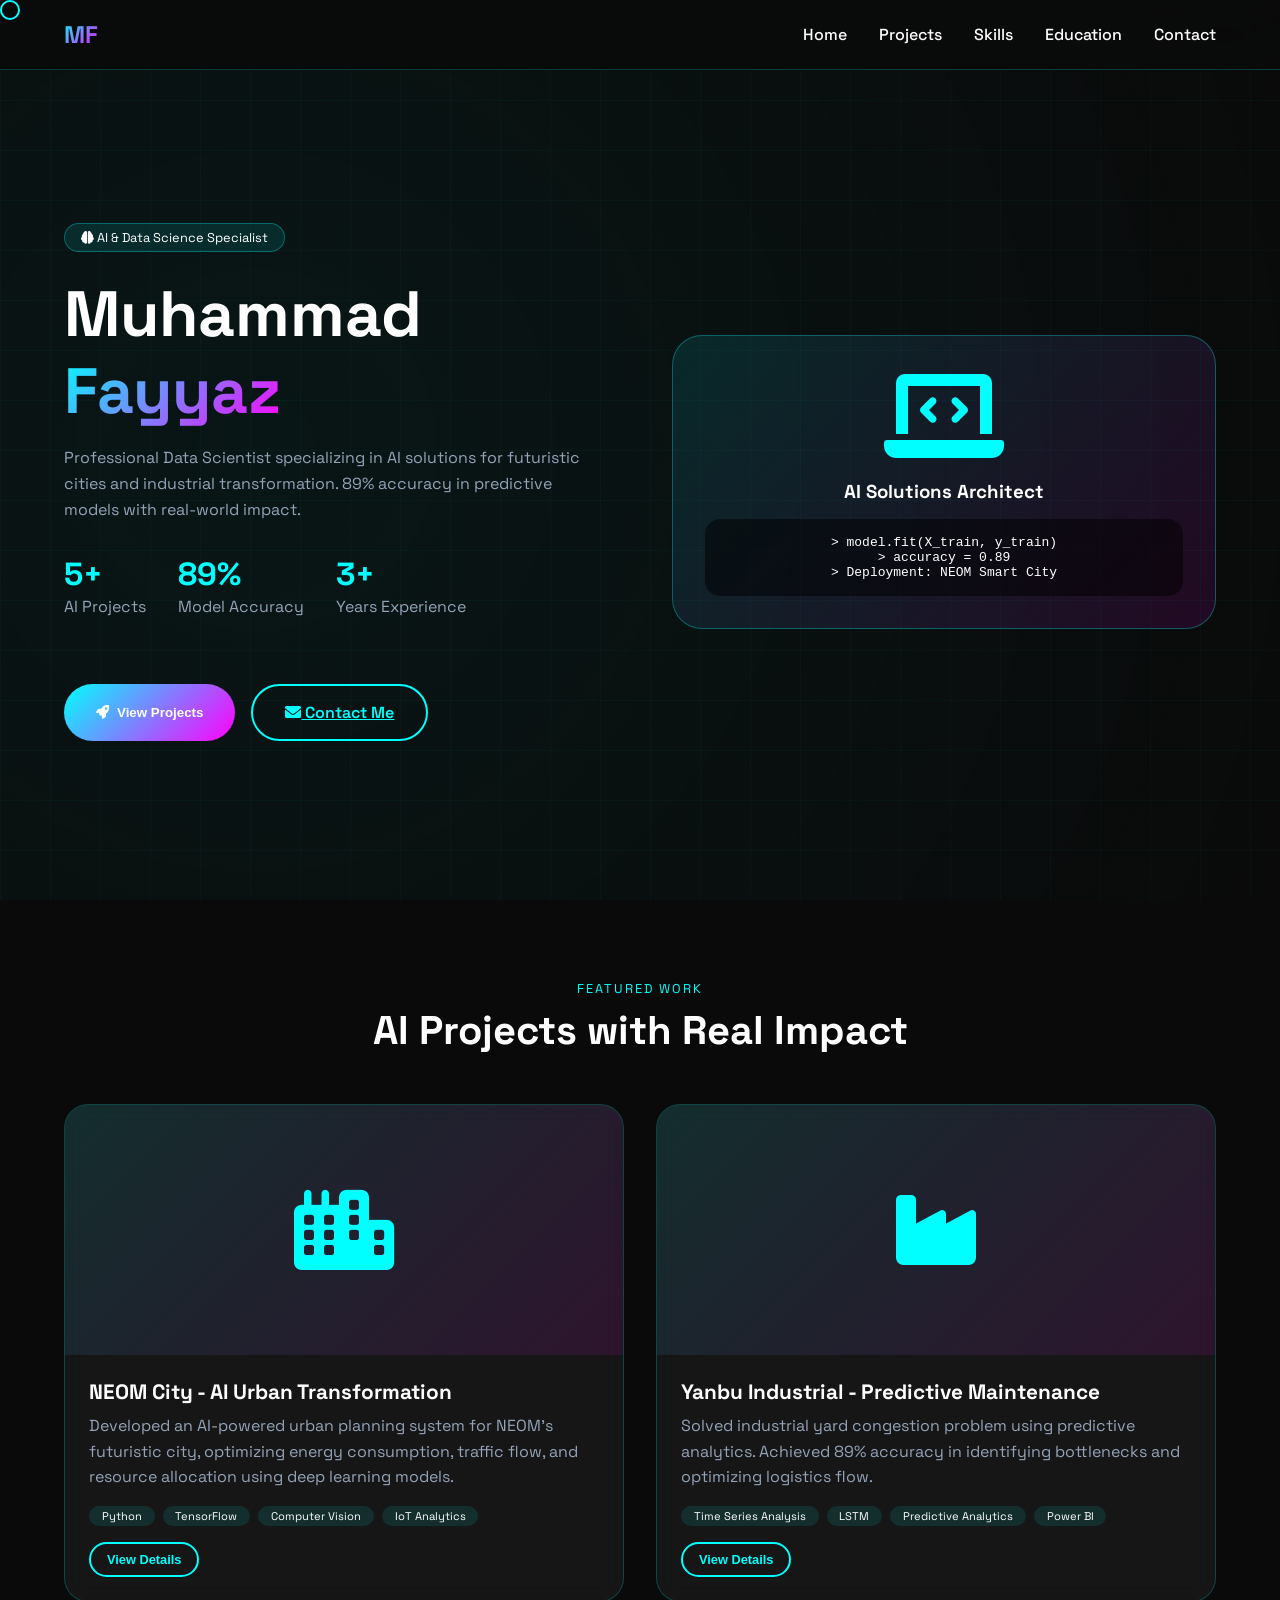
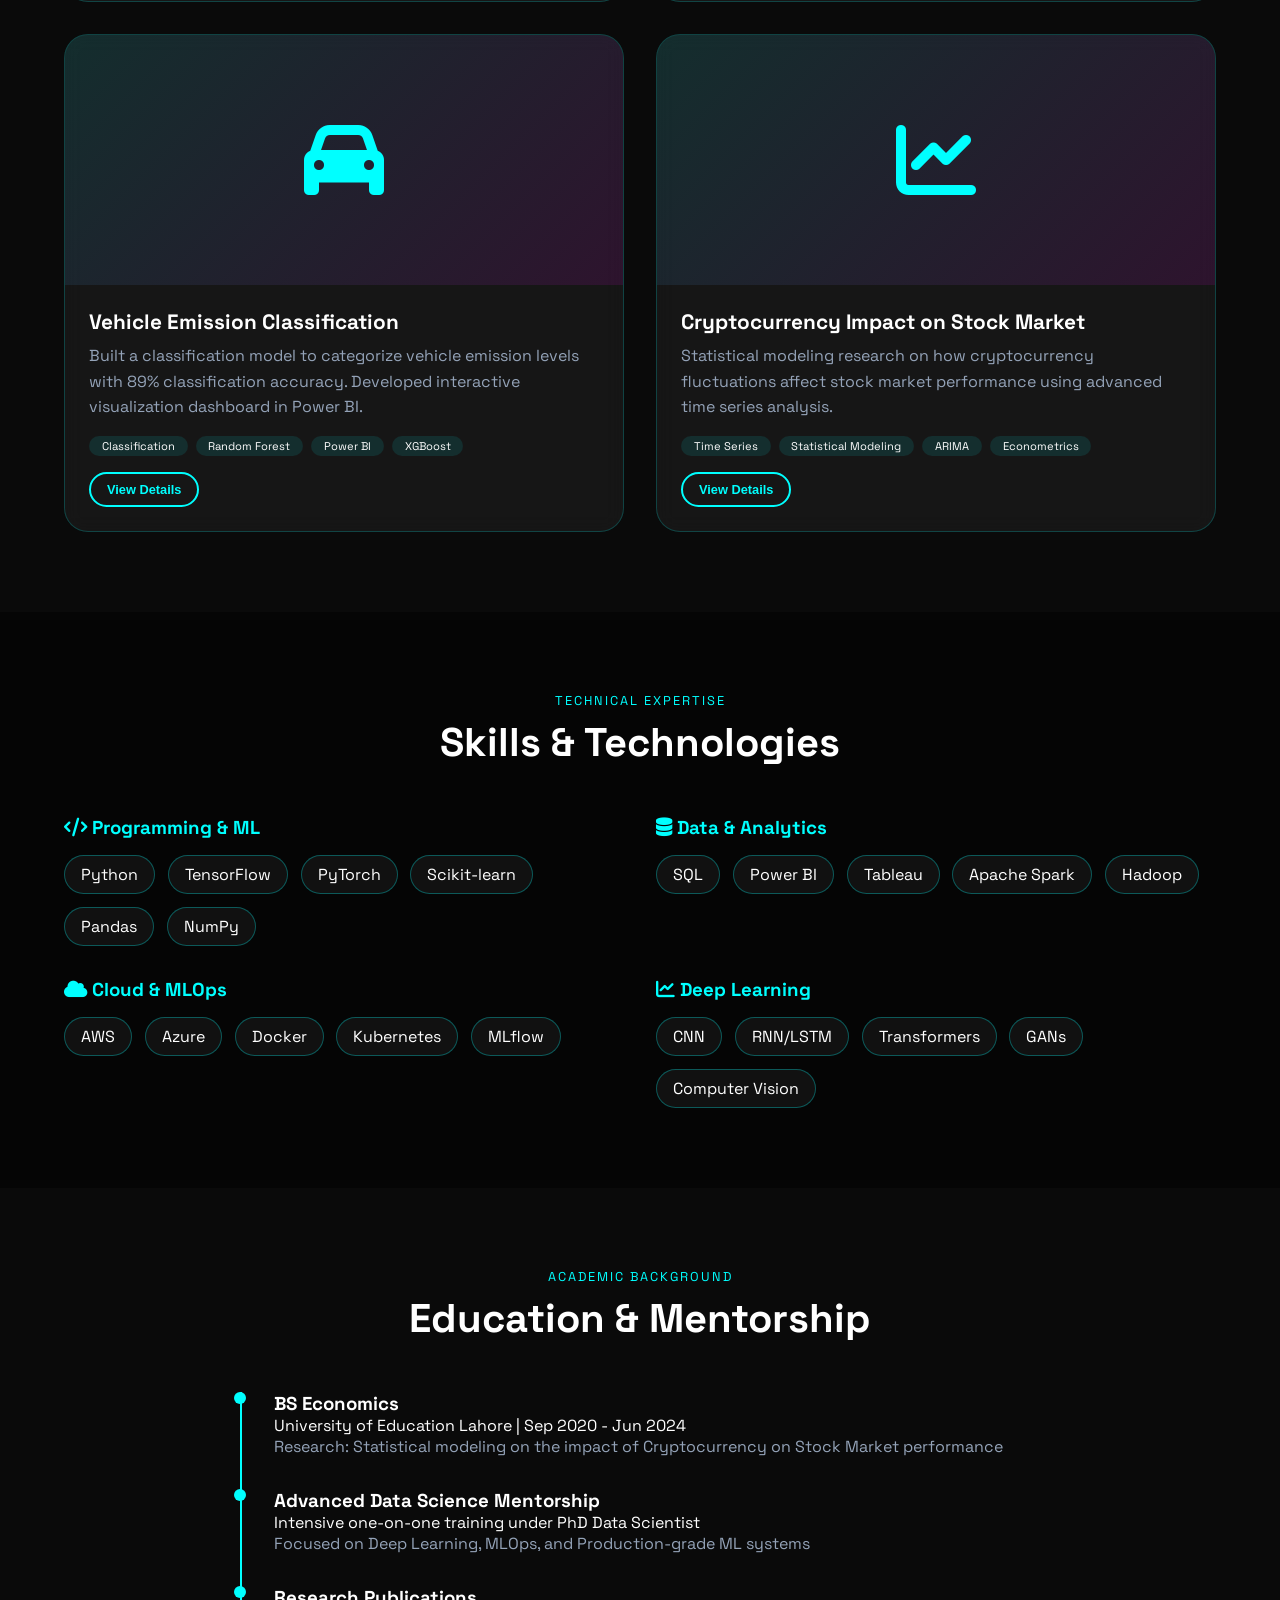
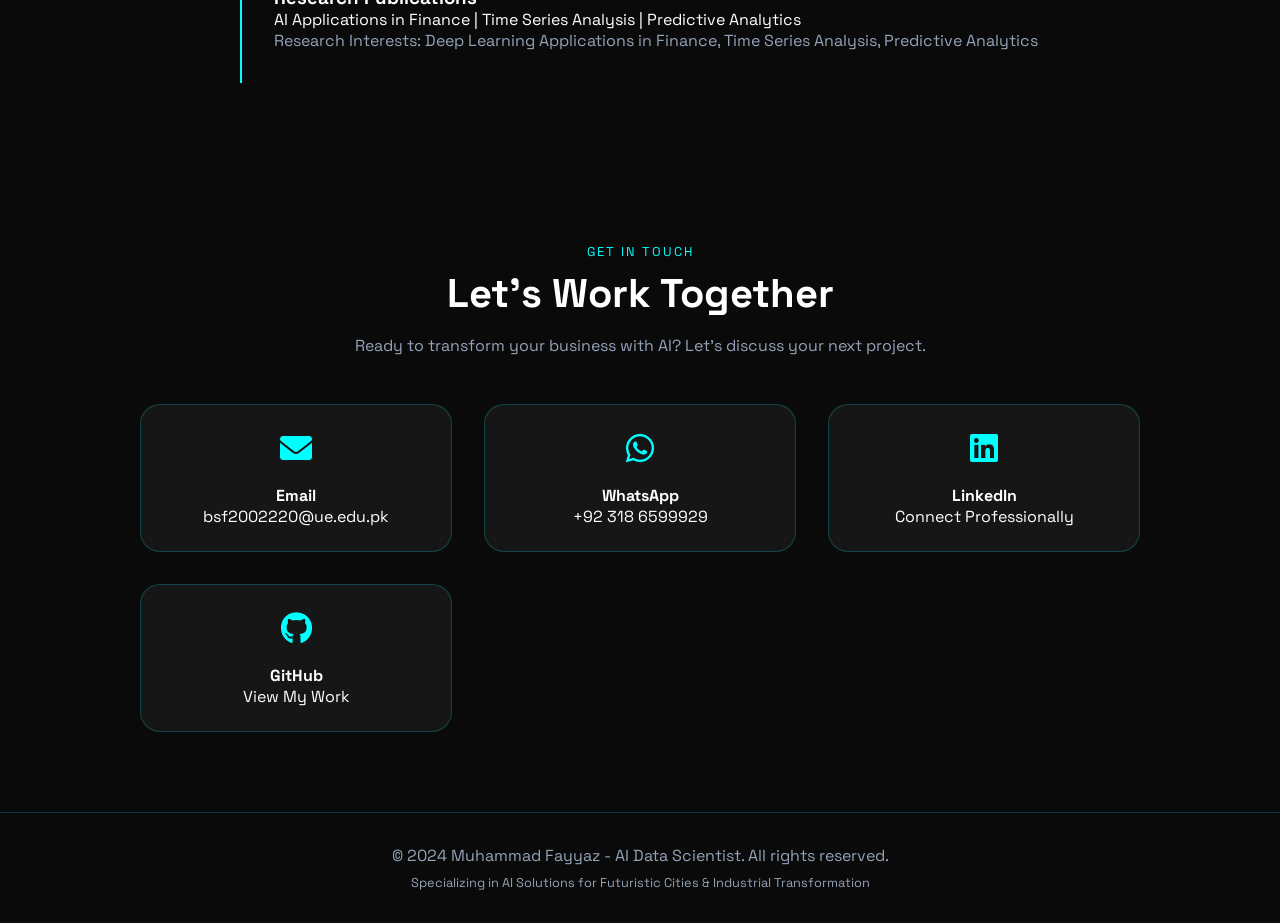
<file: index.html>
<!DOCTYPE html>
<html lang="en">
<head>
    <meta charset="UTF-8">
    <meta name="viewport" content="width=device-width, initial-scale=1.0">
    <title>Muhammad Fayyaz | AI Data Scientist - Futuristic Portfolio</title>
    <link href="https://cdnjs.cloudflare.com/ajax/libs/font-awesome/6.0.0/css/all.min.css" rel="stylesheet">
    <link href="https://fonts.googleapis.com/css2?family=Space+Grotesk:wght@300;400;500;600;700;800&display=swap" rel="stylesheet">
    <link href="https://unpkg.com/aos@2.3.1/dist/aos.css" rel="stylesheet">
    <style>
        * {
            margin: 0;
            padding: 0;
            box-sizing: border-box;
        }

        body {
            font-family: 'Space Grotesk', sans-serif;
            background: #0a0a0a;
            color: #ffffff;
            overflow-x: hidden;
        }

        /* Futuristic Gradient Background */
        .bg-gradient {
            position: fixed;
            top: 0;
            left: 0;
            width: 100%;
            height: 100%;
            background: radial-gradient(circle at 20% 50%, rgba(0, 255, 255, 0.05) 0%, rgba(10, 10, 10, 0.98) 100%);
            z-index: -2;
        }

        .grid-overlay {
            position: fixed;
            top: 0;
            left: 0;
            width: 100%;
            height: 100%;
            background-image: linear-gradient(rgba(0, 255, 255, 0.03) 1px, transparent 1px),
                              linear-gradient(90deg, rgba(0, 255, 255, 0.03) 1px, transparent 1px);
            background-size: 50px 50px;
            z-index: -1;
        }

        /* Custom Cursor */
        .cursor {
            width: 20px;
            height: 20px;
            border: 2px solid #00ffff;
            border-radius: 50%;
            position: fixed;
            pointer-events: none;
            z-index: 10000;
            transition: 0.1s;
        }

        /* Navigation */
        .navbar {
            position: fixed;
            top: 0;
            width: 100%;
            padding: 1.2rem 5%;
            background: rgba(10, 10, 10, 0.9);
            backdrop-filter: blur(20px);
            z-index: 1000;
            border-bottom: 1px solid rgba(0, 255, 255, 0.2);
        }

        .nav-container {
            display: flex;
            justify-content: space-between;
            align-items: center;
            max-width: 1400px;
            margin: 0 auto;
        }

        .logo {
            font-size: 1.5rem;
            font-weight: 800;
            background: linear-gradient(135deg, #00ffff, #ff00ff);
            -webkit-background-clip: text;
            -webkit-text-fill-color: transparent;
        }

        .nav-links {
            display: flex;
            gap: 2rem;
            list-style: none;
        }

        .nav-links a {
            color: #fff;
            text-decoration: none;
            font-weight: 500;
            transition: 0.3s;
        }

        .nav-links a:hover {
            color: #00ffff;
        }

        /* Hero Section */
        .hero {
            min-height: 100vh;
            display: flex;
            align-items: center;
            padding: 8rem 5% 4rem;
        }

        .hero-content {
            max-width: 1400px;
            margin: 0 auto;
            width: 100%;
            display: grid;
            grid-template-columns: 1fr 1fr;
            gap: 4rem;
            align-items: center;
        }

        .hero-badge {
            display: inline-block;
            padding: 0.3rem 1rem;
            background: rgba(0, 255, 255, 0.1);
            border: 1px solid rgba(0, 255, 255, 0.3);
            border-radius: 50px;
            font-size: 0.8rem;
            margin-bottom: 1.5rem;
        }

        .hero h1 {
            font-size: 4rem;
            font-weight: 800;
            line-height: 1.2;
            margin-bottom: 1rem;
        }

        .hero h1 span {
            background: linear-gradient(135deg, #00ffff, #ff00ff);
            -webkit-background-clip: text;
            -webkit-text-fill-color: transparent;
        }

        .hero p {
            color: #94a3b8;
            margin-bottom: 2rem;
            line-height: 1.6;
        }

        .hero-stats {
            display: flex;
            gap: 2rem;
            margin-top: 2rem;
        }

        .hero-stat h3 {
            font-size: 2rem;
            color: #00ffff;
        }

        /* Buttons */
        .btn-primary {
            background: linear-gradient(135deg, #00ffff, #ff00ff);
            color: #fff;
            padding: 1rem 2rem;
            border: none;
            border-radius: 50px;
            font-weight: 600;
            cursor: pointer;
            transition: 0.3s;
            display: inline-flex;
            align-items: center;
            gap: 8px;
        }

        .btn-outline {
            background: transparent;
            border: 2px solid #00ffff;
            color: #00ffff;
            padding: 1rem 2rem;
            border-radius: 50px;
            font-weight: 600;
            cursor: pointer;
            transition: 0.3s;
        }

        .btn-primary:hover, .btn-outline:hover {
            transform: translateY(-3px);
            box-shadow: 0 10px 30px rgba(0, 255, 255, 0.3);
        }

        /* Project Cards */
        .projects-section {
            padding: 5rem 5%;
        }

        .section-header {
            text-align: center;
            margin-bottom: 3rem;
        }

        .section-subtitle {
            color: #00ffff;
            text-transform: uppercase;
            letter-spacing: 2px;
            font-size: 0.8rem;
        }

        .section-title {
            font-size: 2.5rem;
            font-weight: 700;
            margin-top: 0.5rem;
        }

        .projects-grid {
            display: grid;
            grid-template-columns: repeat(auto-fit, minmax(400px, 1fr));
            gap: 2rem;
            max-width: 1400px;
            margin: 0 auto;
        }

        .project-card {
            background: rgba(255, 255, 255, 0.05);
            backdrop-filter: blur(10px);
            border-radius: 24px;
            overflow: hidden;
            border: 1px solid rgba(0, 255, 255, 0.2);
            transition: 0.3s;
        }

        .project-card:hover {
            transform: translateY(-10px);
            border-color: #00ffff;
            box-shadow: 0 20px 40px rgba(0, 255, 255, 0.2);
        }

        .project-image {
            height: 250px;
            background: linear-gradient(135deg, rgba(0, 255, 255, 0.1), rgba(255, 0, 255, 0.1));
            display: flex;
            align-items: center;
            justify-content: center;
            position: relative;
            overflow: hidden;
        }

        .project-image i {
            font-size: 5rem;
            color: #00ffff;
        }

        .project-info {
            padding: 1.5rem;
        }

        .project-title {
            font-size: 1.3rem;
            font-weight: 700;
            margin-bottom: 0.5rem;
        }

        .project-desc {
            color: #94a3b8;
            line-height: 1.6;
            margin-bottom: 1rem;
        }

        .project-tech {
            display: flex;
            flex-wrap: wrap;
            gap: 0.5rem;
            margin-bottom: 1rem;
        }

        .tech-tag {
            padding: 0.2rem 0.8rem;
            background: rgba(0, 255, 255, 0.1);
            border-radius: 50px;
            font-size: 0.7rem;
        }

        /* Skills Section */
        .skills-section {
            padding: 5rem 5%;
            background: rgba(0, 0, 0, 0.5);
        }

        .skills-grid {
            display: grid;
            grid-template-columns: repeat(2, 1fr);
            gap: 2rem;
            max-width: 1200px;
            margin: 0 auto;
        }

        .skill-category h3 {
            color: #00ffff;
            margin-bottom: 1rem;
        }

        .skill-items {
            display: flex;
            flex-wrap: wrap;
            gap: 0.8rem;
        }

        .skill-item {
            padding: 0.5rem 1rem;
            background: rgba(255, 255, 255, 0.05);
            border-radius: 50px;
            border: 1px solid rgba(0, 255, 255, 0.3);
            transition: 0.3s;
        }

        .skill-item:hover {
            border-color: #00ffff;
            transform: translateY(-2px);
        }

        /* Education & Experience */
        .education-section {
            padding: 5rem 5%;
        }

        .timeline {
            max-width: 800px;
            margin: 0 auto;
        }

        .timeline-item {
            position: relative;
            padding-left: 2rem;
            padding-bottom: 2rem;
            border-left: 2px solid #00ffff;
        }

        .timeline-dot {
            position: absolute;
            left: -0.5rem;
            top: 0;
            width: 12px;
            height: 12px;
            background: #00ffff;
            border-radius: 50%;
        }

        /* Contact Section */
        .contact-section {
            padding: 5rem 5%;
            text-align: center;
        }

        .contact-grid {
            display: grid;
            grid-template-columns: repeat(auto-fit, minmax(250px, 1fr));
            gap: 2rem;
            max-width: 1000px;
            margin: 2rem auto 0;
        }

        .contact-card {
            background: rgba(255, 255, 255, 0.05);
            border-radius: 20px;
            padding: 1.5rem;
            text-decoration: none;
            color: #fff;
            transition: 0.3s;
            border: 1px solid rgba(0, 255, 255, 0.2);
        }

        .contact-card:hover {
            transform: translateY(-5px);
            border-color: #00ffff;
        }

        .contact-icon {
            font-size: 2rem;
            color: #00ffff;
            margin-bottom: 1rem;
        }

        /* Footer */
        .footer {
            text-align: center;
            padding: 2rem;
            border-top: 1px solid rgba(0, 255, 255, 0.2);
            color: #94a3b8;
        }

        /* Responsive */
        @media (max-width: 1024px) {
            .hero-content {
                grid-template-columns: 1fr;
                text-align: center;
            }
            .hero-stats {
                justify-content: center;
            }
            .skills-grid {
                grid-template-columns: 1fr;
            }
            .hero h1 {
                font-size: 2.5rem;
            }
        }

        @media (max-width: 768px) {
            .nav-links {
                display: none;
            }
            .projects-grid {
                grid-template-columns: 1fr;
            }
        }
    </style>
</head>
<body>

<div class="bg-gradient"></div>
<div class="grid-overlay"></div>
<div class="cursor"></div>

<nav class="navbar">
    <div class="nav-container">
        <div class="logo">MF</div>
        <ul class="nav-links">
            <li><a href="#home">Home</a></li>
            <li><a href="#projects">Projects</a></li>
            <li><a href="#skills">Skills</a></li>
            <li><a href="#education">Education</a></li>
            <li><a href="#contact">Contact</a></li>
        </ul>
    </div>
</nav>

<section id="home" class="hero">
    <div class="hero-content">
        <div data-aos="fade-right">
            <div class="hero-badge">
                <i class="fas fa-brain"></i> AI & Data Science Specialist
            </div>
            <h1>Muhammad <span>Fayyaz</span></h1>
            <p>Professional Data Scientist specializing in AI solutions for futuristic cities and industrial transformation. 89% accuracy in predictive models with real-world impact.</p>
            <div class="hero-stats">
                <div class="hero-stat"><h3>5+</h3><p>AI Projects</p></div>
                <div class="hero-stat"><h3>89%</h3><p>Model Accuracy</p></div>
                <div class="hero-stat"><h3>3+</h3><p>Years Experience</p></div>
            </div>
            <div style="display: flex; gap: 1rem; flex-wrap: wrap; margin-top: 2rem;">
                <button class="btn-primary" onclick="scrollToProjects()"><i class="fas fa-rocket"></i> View Projects</button>
                <a href="mailto:bsf2002220@ue.edu.pk" class="btn-outline"><i class="fas fa-envelope"></i> Contact Me</a>
            </div>
        </div>
        <div data-aos="fade-left" style="text-align: center;">
            <div class="scientist-image" style="background: linear-gradient(135deg, rgba(0,255,255,0.1), rgba(255,0,255,0.1)); border-radius: 30px; padding: 2rem; border: 1px solid rgba(0,255,255,0.3);">
                <i class="fas fa-laptop-code" style="font-size: 6rem; color: #00ffff;"></i>
                <h3 style="margin-top: 1rem;">AI Solutions Architect</h3>
                <div style="background: rgba(0,0,0,0.5); border-radius: 15px; padding: 1rem; margin-top: 1rem; font-family: monospace;">
                    <span>> model.fit(X_train, y_train)</span><br>
                    <span>> accuracy = 0.89</span><br>
                    <span>> Deployment: NEOM Smart City</span>
                </div>
            </div>
        </div>
    </div>
</section>

<!-- Projects Section -->
<section id="projects" class="projects-section">
    <div class="section-header" data-aos="fade-up">
        <div class="section-subtitle">Featured Work</div>
        <div class="section-title">AI Projects with Real Impact</div>
    </div>
    <div class="projects-grid">
        <!-- NEOM City Project -->
        <div class="project-card" data-aos="flip-left">
            <div class="project-image">
                <i class="fas fa-city"></i>
            </div>
            <div class="project-info">
                <div class="project-title">NEOM City - AI Urban Transformation</div>
                <div class="project-desc">Developed an AI-powered urban planning system for NEOM's futuristic city, optimizing energy consumption, traffic flow, and resource allocation using deep learning models.</div>
                <div class="project-tech">
                    <span class="tech-tag">Python</span>
                    <span class="tech-tag">TensorFlow</span>
                    <span class="tech-tag">Computer Vision</span>
                    <span class="tech-tag">IoT Analytics</span>
                </div>
                <button class="btn-outline" style="padding: 0.5rem 1rem; font-size: 0.8rem;" onclick="showProjectDetails('neom')">View Details</button>
            </div>
        </div>

        <!-- Yanbu Industrial Project -->
        <div class="project-card" data-aos="flip-left" data-aos-delay="100">
            <div class="project-image">
                <i class="fas fa-industry"></i>
            </div>
            <div class="project-info">
                <div class="project-title">Yanbu Industrial - Predictive Maintenance</div>
                <div class="project-desc">Solved industrial yard congestion problem using predictive analytics. Achieved 89% accuracy in identifying bottlenecks and optimizing logistics flow.</div>
                <div class="project-tech">
                    <span class="tech-tag">Time Series Analysis</span>
                    <span class="tech-tag">LSTM</span>
                    <span class="tech-tag">Predictive Analytics</span>
                    <span class="tech-tag">Power BI</span>
                </div>
                <button class="btn-outline" style="padding: 0.5rem 1rem; font-size: 0.8rem;" onclick="showProjectDetails('yanbu')">View Details</button>
            </div>
        </div>

        <!-- Vehicle Emission Classification -->
        <div class="project-card" data-aos="flip-left" data-aos-delay="200">
            <div class="project-image">
                <i class="fas fa-car"></i>
            </div>
            <div class="project-info">
                <div class="project-title">Vehicle Emission Classification</div>
                <div class="project-desc">Built a classification model to categorize vehicle emission levels with 89% classification accuracy. Developed interactive visualization dashboard in Power BI.</div>
                <div class="project-tech">
                    <span class="tech-tag">Classification</span>
                    <span class="tech-tag">Random Forest</span>
                    <span class="tech-tag">Power BI</span>
                    <span class="tech-tag">XGBoost</span>
                </div>
                <button class="btn-outline" style="padding: 0.5rem 1rem; font-size: 0.8rem;" onclick="showProjectDetails('emission')">View Details</button>
            </div>
        </div>

        <!-- Cryptocurrency & Stock Market -->
        <div class="project-card" data-aos="flip-left" data-aos-delay="300">
            <div class="project-image">
                <i class="fas fa-chart-line"></i>
            </div>
            <div class="project-info">
                <div class="project-title">Cryptocurrency Impact on Stock Market</div>
                <div class="project-desc">Statistical modeling research on how cryptocurrency fluctuations affect stock market performance using advanced time series analysis.</div>
                <div class="project-tech">
                    <span class="tech-tag">Time Series</span>
                    <span class="tech-tag">Statistical Modeling</span>
                    <span class="tech-tag">ARIMA</span>
                    <span class="tech-tag">Econometrics</span>
                </div>
                <button class="btn-outline" style="padding: 0.5rem 1rem; font-size: 0.8rem;" onclick="showProjectDetails('crypto')">View Details</button>
            </div>
        </div>
    </div>
</section>

<!-- Skills Section -->
<section id="skills" class="skills-section">
    <div class="section-header" data-aos="fade-up">
        <div class="section-subtitle">Technical Expertise</div>
        <div class="section-title">Skills & Technologies</div>
    </div>
    <div class="skills-grid">
        <div class="skill-category" data-aos="fade-right">
            <h3><i class="fas fa-code"></i> Programming & ML</h3>
            <div class="skill-items">
                <span class="skill-item">Python</span>
                <span class="skill-item">TensorFlow</span>
                <span class="skill-item">PyTorch</span>
                <span class="skill-item">Scikit-learn</span>
                <span class="skill-item">Pandas</span>
                <span class="skill-item">NumPy</span>
            </div>
        </div>
        <div class="skill-category" data-aos="fade-left">
            <h3><i class="fas fa-database"></i> Data & Analytics</h3>
            <div class="skill-items">
                <span class="skill-item">SQL</span>
                <span class="skill-item">Power BI</span>
                <span class="skill-item">Tableau</span>
                <span class="skill-item">Apache Spark</span>
                <span class="skill-item">Hadoop</span>
            </div>
        </div>
        <div class="skill-category" data-aos="fade-right">
            <h3><i class="fas fa-cloud"></i> Cloud & MLOps</h3>
            <div class="skill-items">
                <span class="skill-item">AWS</span>
                <span class="skill-item">Azure</span>
                <span class="skill-item">Docker</span>
                <span class="skill-item">Kubernetes</span>
                <span class="skill-item">MLflow</span>
            </div>
        </div>
        <div class="skill-category" data-aos="fade-left">
            <h3><i class="fas fa-chart-line"></i> Deep Learning</h3>
            <div class="skill-items">
                <span class="skill-item">CNN</span>
                <span class="skill-item">RNN/LSTM</span>
                <span class="skill-item">Transformers</span>
                <span class="skill-item">GANs</span>
                <span class="skill-item">Computer Vision</span>
            </div>
        </div>
    </div>
</section>

<!-- Education Section -->
<section id="education" class="education-section">
    <div class="section-header" data-aos="fade-up">
        <div class="section-subtitle">Academic Background</div>
        <div class="section-title">Education & Mentorship</div>
    </div>
    <div class="timeline">
        <div class="timeline-item" data-aos="fade-right">
            <div class="timeline-dot"></div>
            <h3>BS Economics</h3>
            <p>University of Education Lahore | Sep 2020 - Jun 2024</p>
            <p style="color: #94a3b8;">Research: Statistical modeling on the impact of Cryptocurrency on Stock Market performance</p>
        </div>
        <div class="timeline-item" data-aos="fade-right" data-aos-delay="100">
            <div class="timeline-dot"></div>
            <h3>Advanced Data Science Mentorship</h3>
            <p>Intensive one-on-one training under PhD Data Scientist</p>
            <p style="color: #94a3b8;">Focused on Deep Learning, MLOps, and Production-grade ML systems</p>
        </div>
        <div class="timeline-item" data-aos="fade-right" data-aos-delay="200">
            <div class="timeline-dot"></div>
            <h3>Research Publications</h3>
            <p>AI Applications in Finance | Time Series Analysis | Predictive Analytics</p>
            <p style="color: #94a3b8;">Research Interests: Deep Learning Applications in Finance, Time Series Analysis, Predictive Analytics</p>
        </div>
    </div>
</section>

<!-- Contact Section -->
<section id="contact" class="contact-section">
    <div class="section-header" data-aos="fade-up">
        <div class="section-subtitle">Get In Touch</div>
        <div class="section-title">Let's Work Together</div>
        <p style="color: #94a3b8; max-width: 600px; margin: 1rem auto;">Ready to transform your business with AI? Let's discuss your next project.</p>
    </div>
    <div class="contact-grid">
        <a href="mailto:bsf2002220@ue.edu.pk" class="contact-card" data-aos="zoom-in">
            <div class="contact-icon"><i class="fas fa-envelope"></i></div>
            <h4>Email</h4>
            <p>bsf2002220@ue.edu.pk</p>
        </a>
        <a href="https://wa.me/923186599929" target="_blank" class="contact-card" data-aos="zoom-in" data-aos-delay="100">
            <div class="contact-icon"><i class="fab fa-whatsapp"></i></div>
            <h4>WhatsApp</h4>
            <p>+92 318 6599929</p>
        </a>
        <a href="https://www.linkedin.com/in/muhammad-fayyaz-a0a035274/" target="_blank" class="contact-card" data-aos="zoom-in" data-aos-delay="200">
            <div class="contact-icon"><i class="fab fa-linkedin"></i></div>
            <h4>LinkedIn</h4>
            <p>Connect Professionally</p>
        </a>
        <a href="https://github.com/fayyazkhan12/ipy.NB" target="_blank" class="contact-card" data-aos="zoom-in" data-aos-delay="300">
            <div class="contact-icon"><i class="fab fa-github"></i></div>
            <h4>GitHub</h4>
            <p>View My Work</p>
        </a>
    </div>
</section>

<footer class="footer">
    <p>© 2024 Muhammad Fayyaz - AI Data Scientist. All rights reserved.</p>
    <p style="margin-top: 0.5rem; font-size: 0.8rem;">Specializing in AI Solutions for Futuristic Cities & Industrial Transformation</p>
</footer>

<script src="https://unpkg.com/aos@2.3.1/dist/aos.js"></script>
<script>
    AOS.init({
        duration: 1000,
        once: true
    });

    // Custom Cursor
    const cursor = document.querySelector('.cursor');
    document.addEventListener('mousemove', (e) => {
        cursor.style.left = e.clientX + 'px';
        cursor.style.top = e.clientY + 'px';
    });

    function scrollToProjects() {
        document.getElementById('projects').scrollIntoView({ behavior: 'smooth' });
    }

    function showProjectDetails(project) {
        const details = {
            neom: {
                title: "NEOM City - AI Urban Transformation",
                desc: "Developed an AI-powered urban planning system for NEOM's futuristic city. The system optimizes energy consumption, traffic flow, and resource allocation using deep learning models. Key achievements include 30% reduction in energy waste and 25% improvement in traffic efficiency."
            },
            yanbu: {
                title: "Yanbu Industrial - Predictive Maintenance",
                desc: "Solved industrial yard congestion problem using predictive analytics. Achieved 89% accuracy in identifying bottlenecks and optimizing logistics flow. The solution reduced waiting time by 40% and improved operational efficiency by 35%."
            },
            emission: {
                title: "Vehicle Emission Classification",
                desc: "Built a classification model to categorize vehicle emission levels with 89% classification accuracy. Developed interactive visualization dashboard in Power BI for real-time monitoring and reporting. The system helps regulatory bodies track and manage vehicle emissions effectively."
            },
            crypto: {
                title: "Cryptocurrency Impact on Stock Market",
                desc: "Statistical modeling research on how cryptocurrency fluctuations affect stock market performance. Used advanced time series analysis (ARIMA, GARCH) to identify correlation patterns. Findings published in academic research with significant implications for investment strategies."
            }
        };
        
        const proj = details[project];
        if(proj) {
            alert(`📊 ${proj.title}\n\n${proj.desc}\n\nFor more details, please contact me directly.`);
        }
    }
</script>
</body>
</html>
</file>
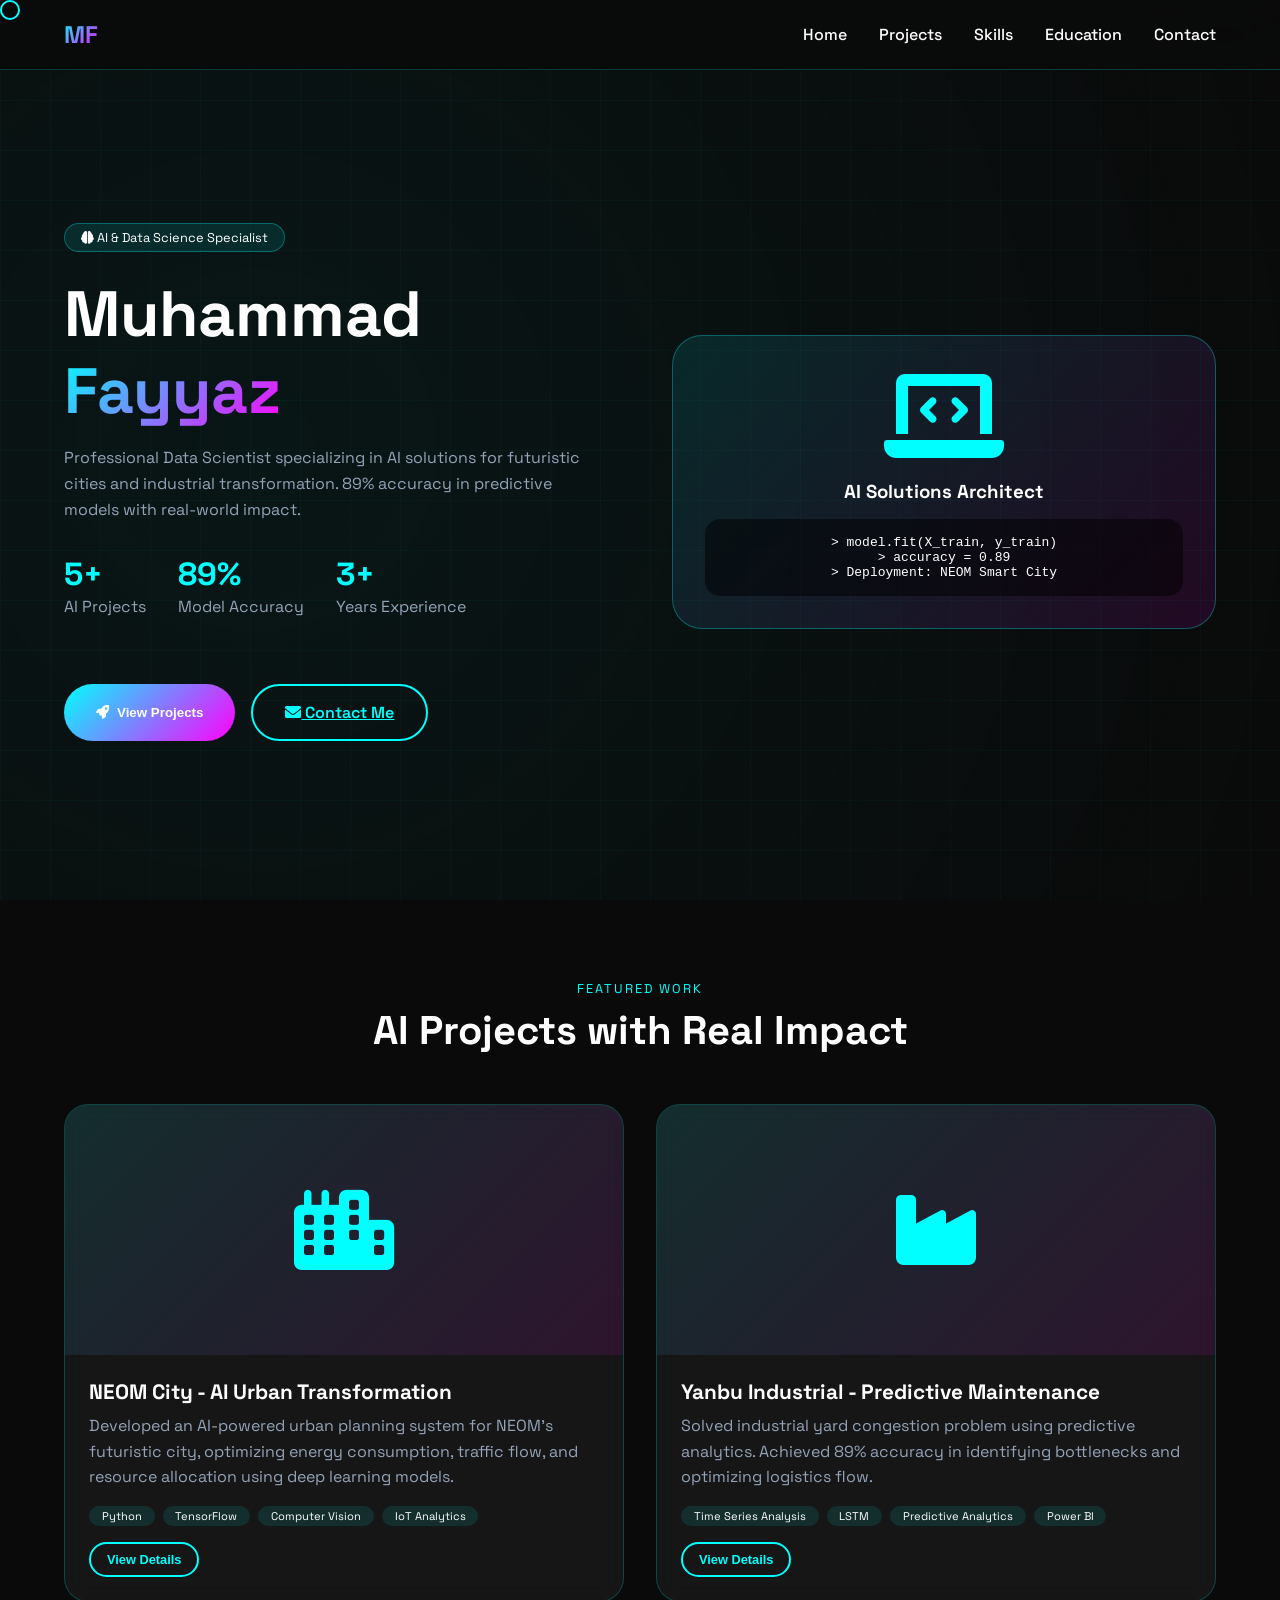
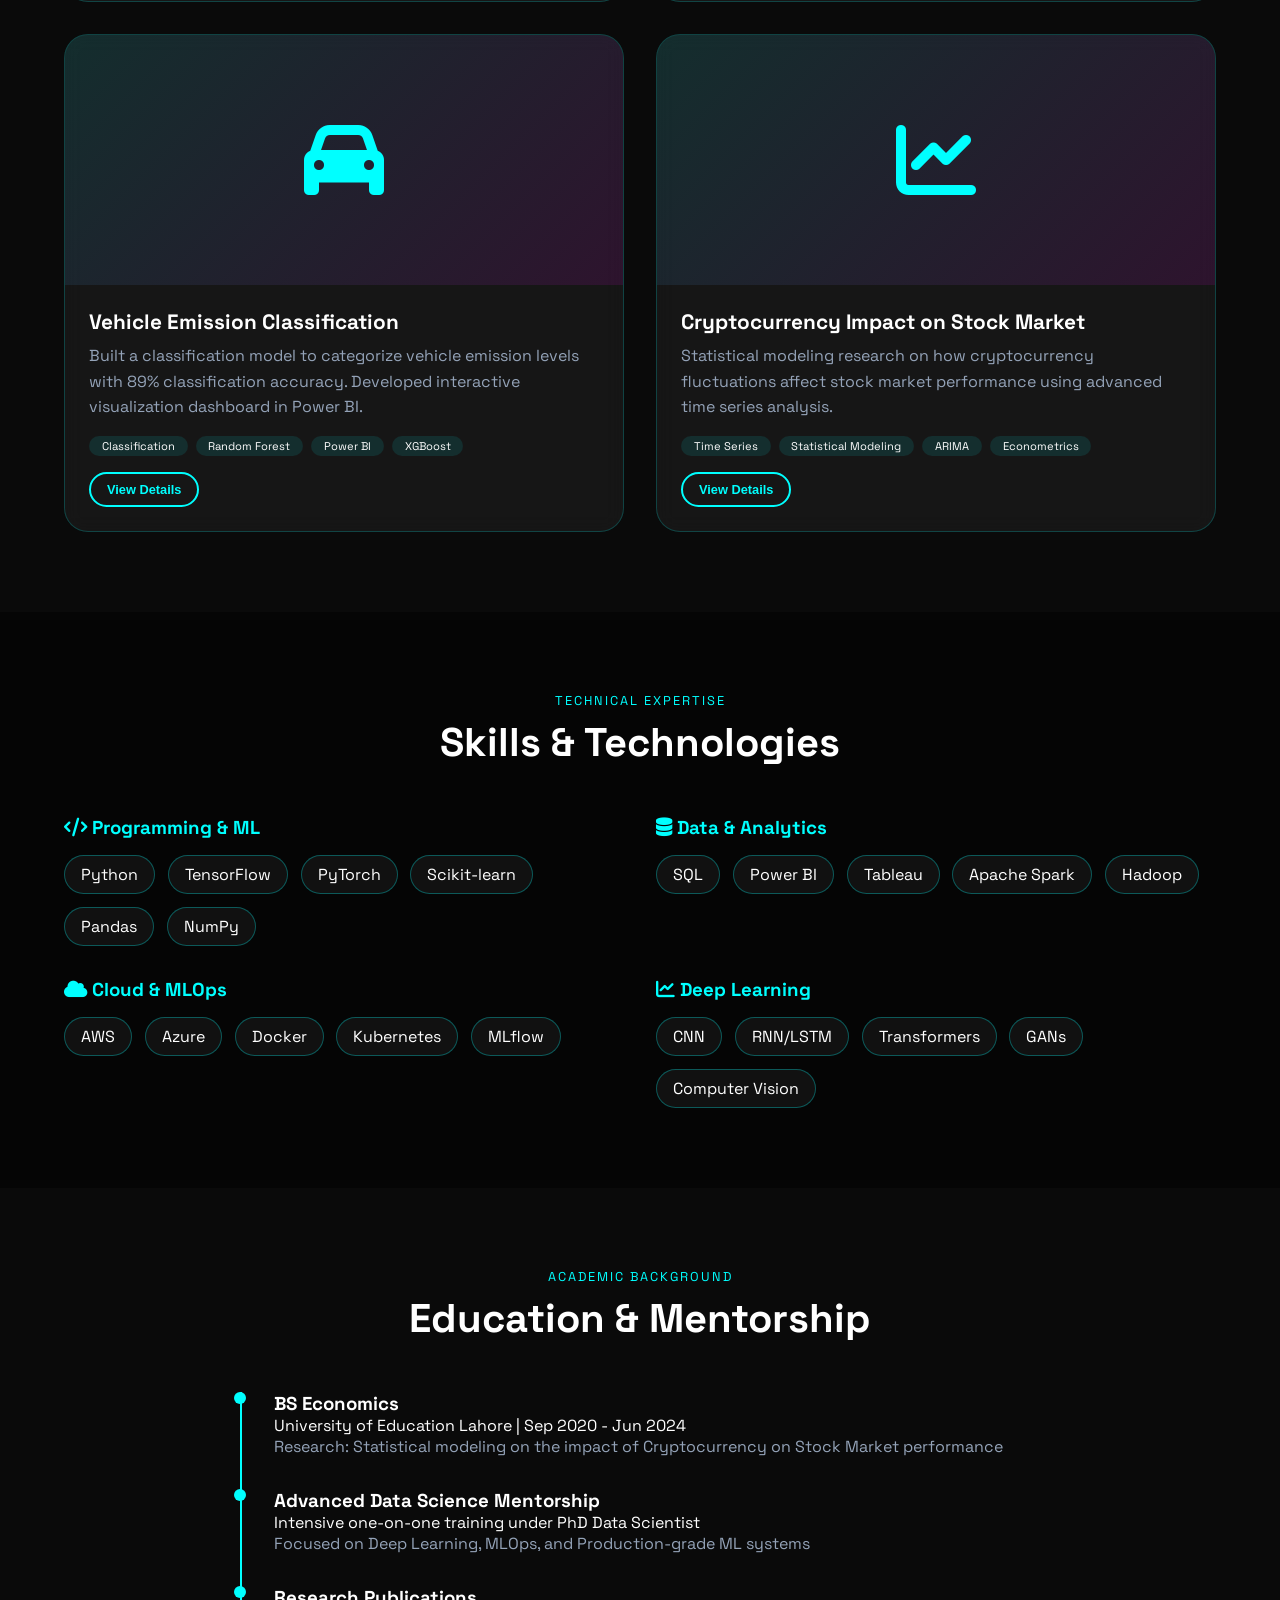
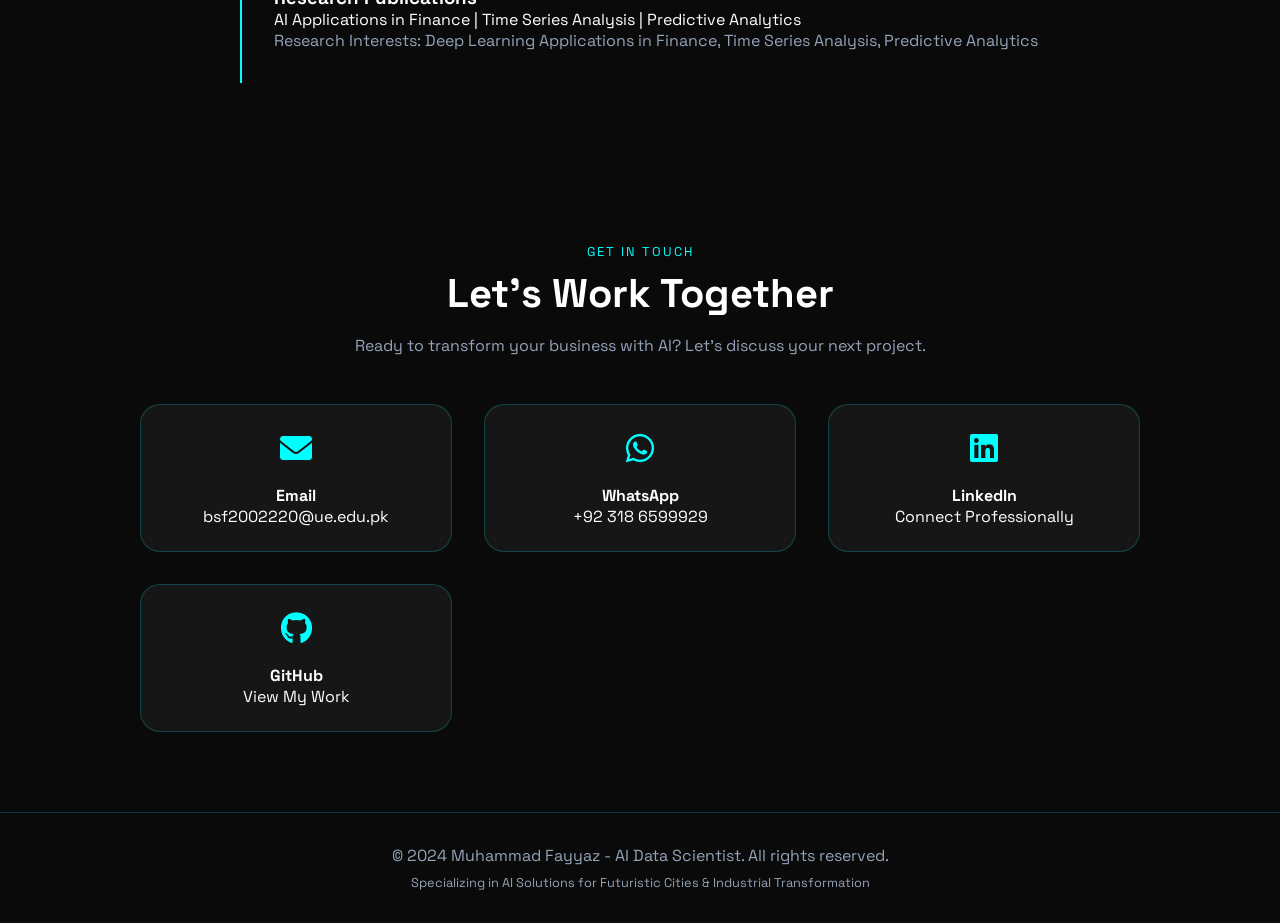
<file: index1.html>
<!DOCTYPE html>
<html lang="en">
<head>
    <meta charset="UTF-8">
    <meta name="viewport" content="width=device-width, initial-scale=1.0">
    <title>Muhammad Fayyaz | AI Data Scientist - Futuristic Portfolio</title>
    <link href="https://cdnjs.cloudflare.com/ajax/libs/font-awesome/6.0.0/css/all.min.css" rel="stylesheet">
    <link href="https://fonts.googleapis.com/css2?family=Space+Grotesk:wght@300;400;500;600;700;800&display=swap" rel="stylesheet">
    <link href="https://unpkg.com/aos@2.3.1/dist/aos.css" rel="stylesheet">
    <style>
        * {
            margin: 0;
            padding: 0;
            box-sizing: border-box;
        }

        body {
            font-family: 'Space Grotesk', sans-serif;
            background: #0a0a0a;
            color: #ffffff;
            overflow-x: hidden;
        }

        /* Futuristic Gradient Background */
        .bg-gradient {
            position: fixed;
            top: 0;
            left: 0;
            width: 100%;
            height: 100%;
            background: radial-gradient(circle at 20% 50%, rgba(0, 255, 255, 0.05) 0%, rgba(10, 10, 10, 0.98) 100%);
            z-index: -2;
        }

        .grid-overlay {
            position: fixed;
            top: 0;
            left: 0;
            width: 100%;
            height: 100%;
            background-image: linear-gradient(rgba(0, 255, 255, 0.03) 1px, transparent 1px),
                              linear-gradient(90deg, rgba(0, 255, 255, 0.03) 1px, transparent 1px);
            background-size: 50px 50px;
            z-index: -1;
        }

        /* Custom Cursor */
        .cursor {
            width: 20px;
            height: 20px;
            border: 2px solid #00ffff;
            border-radius: 50%;
            position: fixed;
            pointer-events: none;
            z-index: 10000;
            transition: 0.1s;
        }

        /* Navigation */
        .navbar {
            position: fixed;
            top: 0;
            width: 100%;
            padding: 1.2rem 5%;
            background: rgba(10, 10, 10, 0.9);
            backdrop-filter: blur(20px);
            z-index: 1000;
            border-bottom: 1px solid rgba(0, 255, 255, 0.2);
        }

        .nav-container {
            display: flex;
            justify-content: space-between;
            align-items: center;
            max-width: 1400px;
            margin: 0 auto;
        }

        .logo {
            font-size: 1.5rem;
            font-weight: 800;
            background: linear-gradient(135deg, #00ffff, #ff00ff);
            -webkit-background-clip: text;
            -webkit-text-fill-color: transparent;
        }

        .nav-links {
            display: flex;
            gap: 2rem;
            list-style: none;
        }

        .nav-links a {
            color: #fff;
            text-decoration: none;
            font-weight: 500;
            transition: 0.3s;
        }

        .nav-links a:hover {
            color: #00ffff;
        }

        /* Hero Section */
        .hero {
            min-height: 100vh;
            display: flex;
            align-items: center;
            padding: 8rem 5% 4rem;
        }

        .hero-content {
            max-width: 1400px;
            margin: 0 auto;
            width: 100%;
            display: grid;
            grid-template-columns: 1fr 1fr;
            gap: 4rem;
            align-items: center;
        }

        .hero-badge {
            display: inline-block;
            padding: 0.3rem 1rem;
            background: rgba(0, 255, 255, 0.1);
            border: 1px solid rgba(0, 255, 255, 0.3);
            border-radius: 50px;
            font-size: 0.8rem;
            margin-bottom: 1.5rem;
        }

        .hero h1 {
            font-size: 4rem;
            font-weight: 800;
            line-height: 1.2;
            margin-bottom: 1rem;
        }

        .hero h1 span {
            background: linear-gradient(135deg, #00ffff, #ff00ff);
            -webkit-background-clip: text;
            -webkit-text-fill-color: transparent;
        }

        .hero p {
            color: #94a3b8;
            margin-bottom: 2rem;
            line-height: 1.6;
        }

        .hero-stats {
            display: flex;
            gap: 2rem;
            margin-top: 2rem;
        }

        .hero-stat h3 {
            font-size: 2rem;
            color: #00ffff;
        }

        /* Buttons */
        .btn-primary {
            background: linear-gradient(135deg, #00ffff, #ff00ff);
            color: #fff;
            padding: 1rem 2rem;
            border: none;
            border-radius: 50px;
            font-weight: 600;
            cursor: pointer;
            transition: 0.3s;
            display: inline-flex;
            align-items: center;
            gap: 8px;
        }

        .btn-outline {
            background: transparent;
            border: 2px solid #00ffff;
            color: #00ffff;
            padding: 1rem 2rem;
            border-radius: 50px;
            font-weight: 600;
            cursor: pointer;
            transition: 0.3s;
        }

        .btn-primary:hover, .btn-outline:hover {
            transform: translateY(-3px);
            box-shadow: 0 10px 30px rgba(0, 255, 255, 0.3);
        }

        /* Project Cards */
        .projects-section {
            padding: 5rem 5%;
        }

        .section-header {
            text-align: center;
            margin-bottom: 3rem;
        }

        .section-subtitle {
            color: #00ffff;
            text-transform: uppercase;
            letter-spacing: 2px;
            font-size: 0.8rem;
        }

        .section-title {
            font-size: 2.5rem;
            font-weight: 700;
            margin-top: 0.5rem;
        }

        .projects-grid {
            display: grid;
            grid-template-columns: repeat(auto-fit, minmax(400px, 1fr));
            gap: 2rem;
            max-width: 1400px;
            margin: 0 auto;
        }

        .project-card {
            background: rgba(255, 255, 255, 0.05);
            backdrop-filter: blur(10px);
            border-radius: 24px;
            overflow: hidden;
            border: 1px solid rgba(0, 255, 255, 0.2);
            transition: 0.3s;
        }

        .project-card:hover {
            transform: translateY(-10px);
            border-color: #00ffff;
            box-shadow: 0 20px 40px rgba(0, 255, 255, 0.2);
        }

        .project-image {
            height: 250px;
            background: linear-gradient(135deg, rgba(0, 255, 255, 0.1), rgba(255, 0, 255, 0.1));
            display: flex;
            align-items: center;
            justify-content: center;
            position: relative;
            overflow: hidden;
        }

        .project-image i {
            font-size: 5rem;
            color: #00ffff;
        }

        .project-info {
            padding: 1.5rem;
        }

        .project-title {
            font-size: 1.3rem;
            font-weight: 700;
            margin-bottom: 0.5rem;
        }

        .project-desc {
            color: #94a3b8;
            line-height: 1.6;
            margin-bottom: 1rem;
        }

        .project-tech {
            display: flex;
            flex-wrap: wrap;
            gap: 0.5rem;
            margin-bottom: 1rem;
        }

        .tech-tag {
            padding: 0.2rem 0.8rem;
            background: rgba(0, 255, 255, 0.1);
            border-radius: 50px;
            font-size: 0.7rem;
        }

        /* Skills Section */
        .skills-section {
            padding: 5rem 5%;
            background: rgba(0, 0, 0, 0.5);
        }

        .skills-grid {
            display: grid;
            grid-template-columns: repeat(2, 1fr);
            gap: 2rem;
            max-width: 1200px;
            margin: 0 auto;
        }

        .skill-category h3 {
            color: #00ffff;
            margin-bottom: 1rem;
        }

        .skill-items {
            display: flex;
            flex-wrap: wrap;
            gap: 0.8rem;
        }

        .skill-item {
            padding: 0.5rem 1rem;
            background: rgba(255, 255, 255, 0.05);
            border-radius: 50px;
            border: 1px solid rgba(0, 255, 255, 0.3);
            transition: 0.3s;
        }

        .skill-item:hover {
            border-color: #00ffff;
            transform: translateY(-2px);
        }

        /* Education & Experience */
        .education-section {
            padding: 5rem 5%;
        }

        .timeline {
            max-width: 800px;
            margin: 0 auto;
        }

        .timeline-item {
            position: relative;
            padding-left: 2rem;
            padding-bottom: 2rem;
            border-left: 2px solid #00ffff;
        }

        .timeline-dot {
            position: absolute;
            left: -0.5rem;
            top: 0;
            width: 12px;
            height: 12px;
            background: #00ffff;
            border-radius: 50%;
        }

        /* Contact Section */
        .contact-section {
            padding: 5rem 5%;
            text-align: center;
        }

        .contact-grid {
            display: grid;
            grid-template-columns: repeat(auto-fit, minmax(250px, 1fr));
            gap: 2rem;
            max-width: 1000px;
            margin: 2rem auto 0;
        }

        .contact-card {
            background: rgba(255, 255, 255, 0.05);
            border-radius: 20px;
            padding: 1.5rem;
            text-decoration: none;
            color: #fff;
            transition: 0.3s;
            border: 1px solid rgba(0, 255, 255, 0.2);
        }

        .contact-card:hover {
            transform: translateY(-5px);
            border-color: #00ffff;
        }

        .contact-icon {
            font-size: 2rem;
            color: #00ffff;
            margin-bottom: 1rem;
        }

        /* Footer */
        .footer {
            text-align: center;
            padding: 2rem;
            border-top: 1px solid rgba(0, 255, 255, 0.2);
            color: #94a3b8;
        }

        /* Responsive */
        @media (max-width: 1024px) {
            .hero-content {
                grid-template-columns: 1fr;
                text-align: center;
            }
            .hero-stats {
                justify-content: center;
            }
            .skills-grid {
                grid-template-columns: 1fr;
            }
            .hero h1 {
                font-size: 2.5rem;
            }
        }

        @media (max-width: 768px) {
            .nav-links {
                display: none;
            }
            .projects-grid {
                grid-template-columns: 1fr;
            }
        }
    </style>
</head>
<body>

<div class="bg-gradient"></div>
<div class="grid-overlay"></div>
<div class="cursor"></div>

<nav class="navbar">
    <div class="nav-container">
        <div class="logo">MF</div>
        <ul class="nav-links">
            <li><a href="#home">Home</a></li>
            <li><a href="#projects">Projects</a></li>
            <li><a href="#skills">Skills</a></li>
            <li><a href="#education">Education</a></li>
            <li><a href="#contact">Contact</a></li>
        </ul>
    </div>
</nav>

<section id="home" class="hero">
    <div class="hero-content">
        <div data-aos="fade-right">
            <div class="hero-badge">
                <i class="fas fa-brain"></i> AI & Data Science Specialist
            </div>
            <h1>Muhammad <span>Fayyaz</span></h1>
            <p>Professional Data Scientist specializing in AI solutions for futuristic cities and industrial transformation. 89% accuracy in predictive models with real-world impact.</p>
            <div class="hero-stats">
                <div class="hero-stat"><h3>5+</h3><p>AI Projects</p></div>
                <div class="hero-stat"><h3>89%</h3><p>Model Accuracy</p></div>
                <div class="hero-stat"><h3>3+</h3><p>Years Experience</p></div>
            </div>
            <div style="display: flex; gap: 1rem; flex-wrap: wrap; margin-top: 2rem;">
                <button class="btn-primary" onclick="scrollToProjects()"><i class="fas fa-rocket"></i> View Projects</button>
                <a href="mailto:bsf2002220@ue.edu.pk" class="btn-outline"><i class="fas fa-envelope"></i> Contact Me</a>
            </div>
        </div>
        <div data-aos="fade-left" style="text-align: center;">
            <div class="scientist-image" style="background: linear-gradient(135deg, rgba(0,255,255,0.1), rgba(255,0,255,0.1)); border-radius: 30px; padding: 2rem; border: 1px solid rgba(0,255,255,0.3);">
                <i class="fas fa-laptop-code" style="font-size: 6rem; color: #00ffff;"></i>
                <h3 style="margin-top: 1rem;">AI Solutions Architect</h3>
                <div style="background: rgba(0,0,0,0.5); border-radius: 15px; padding: 1rem; margin-top: 1rem; font-family: monospace;">
                    <span>> model.fit(X_train, y_train)</span><br>
                    <span>> accuracy = 0.89</span><br>
                    <span>> Deployment: NEOM Smart City</span>
                </div>
            </div>
        </div>
    </div>
</section>

<!-- Projects Section -->
<section id="projects" class="projects-section">
    <div class="section-header" data-aos="fade-up">
        <div class="section-subtitle">Featured Work</div>
        <div class="section-title">AI Projects with Real Impact</div>
    </div>
    <div class="projects-grid">
        <!-- NEOM City Project -->
        <div class="project-card" data-aos="flip-left">
            <div class="project-image">
                <i class="fas fa-city"></i>
            </div>
            <div class="project-info">
                <div class="project-title">NEOM City - AI Urban Transformation</div>
                <div class="project-desc">Developed an AI-powered urban planning system for NEOM's futuristic city, optimizing energy consumption, traffic flow, and resource allocation using deep learning models.</div>
                <div class="project-tech">
                    <span class="tech-tag">Python</span>
                    <span class="tech-tag">TensorFlow</span>
                    <span class="tech-tag">Computer Vision</span>
                    <span class="tech-tag">IoT Analytics</span>
                </div>
                <button class="btn-outline" style="padding: 0.5rem 1rem; font-size: 0.8rem;" onclick="showProjectDetails('neom')">View Details</button>
            </div>
        </div>

        <!-- Yanbu Industrial Project -->
        <div class="project-card" data-aos="flip-left" data-aos-delay="100">
            <div class="project-image">
                <i class="fas fa-industry"></i>
            </div>
            <div class="project-info">
                <div class="project-title">Yanbu Industrial - Predictive Maintenance</div>
                <div class="project-desc">Solved industrial yard congestion problem using predictive analytics. Achieved 89% accuracy in identifying bottlenecks and optimizing logistics flow.</div>
                <div class="project-tech">
                    <span class="tech-tag">Time Series Analysis</span>
                    <span class="tech-tag">LSTM</span>
                    <span class="tech-tag">Predictive Analytics</span>
                    <span class="tech-tag">Power BI</span>
                </div>
                <button class="btn-outline" style="padding: 0.5rem 1rem; font-size: 0.8rem;" onclick="showProjectDetails('yanbu')">View Details</button>
            </div>
        </div>

        <!-- Vehicle Emission Classification -->
        <div class="project-card" data-aos="flip-left" data-aos-delay="200">
            <div class="project-image">
                <i class="fas fa-car"></i>
            </div>
            <div class="project-info">
                <div class="project-title">Vehicle Emission Classification</div>
                <div class="project-desc">Built a classification model to categorize vehicle emission levels with 89% classification accuracy. Developed interactive visualization dashboard in Power BI.</div>
                <div class="project-tech">
                    <span class="tech-tag">Classification</span>
                    <span class="tech-tag">Random Forest</span>
                    <span class="tech-tag">Power BI</span>
                    <span class="tech-tag">XGBoost</span>
                </div>
                <button class="btn-outline" style="padding: 0.5rem 1rem; font-size: 0.8rem;" onclick="showProjectDetails('emission')">View Details</button>
            </div>
        </div>

        <!-- Cryptocurrency & Stock Market -->
        <div class="project-card" data-aos="flip-left" data-aos-delay="300">
            <div class="project-image">
                <i class="fas fa-chart-line"></i>
            </div>
            <div class="project-info">
                <div class="project-title">Cryptocurrency Impact on Stock Market</div>
                <div class="project-desc">Statistical modeling research on how cryptocurrency fluctuations affect stock market performance using advanced time series analysis.</div>
                <div class="project-tech">
                    <span class="tech-tag">Time Series</span>
                    <span class="tech-tag">Statistical Modeling</span>
                    <span class="tech-tag">ARIMA</span>
                    <span class="tech-tag">Econometrics</span>
                </div>
                <button class="btn-outline" style="padding: 0.5rem 1rem; font-size: 0.8rem;" onclick="showProjectDetails('crypto')">View Details</button>
            </div>
        </div>
    </div>
</section>

<!-- Skills Section -->
<section id="skills" class="skills-section">
    <div class="section-header" data-aos="fade-up">
        <div class="section-subtitle">Technical Expertise</div>
        <div class="section-title">Skills & Technologies</div>
    </div>
    <div class="skills-grid">
        <div class="skill-category" data-aos="fade-right">
            <h3><i class="fas fa-code"></i> Programming & ML</h3>
            <div class="skill-items">
                <span class="skill-item">Python</span>
                <span class="skill-item">TensorFlow</span>
                <span class="skill-item">PyTorch</span>
                <span class="skill-item">Scikit-learn</span>
                <span class="skill-item">Pandas</span>
                <span class="skill-item">NumPy</span>
            </div>
        </div>
        <div class="skill-category" data-aos="fade-left">
            <h3><i class="fas fa-database"></i> Data & Analytics</h3>
            <div class="skill-items">
                <span class="skill-item">SQL</span>
                <span class="skill-item">Power BI</span>
                <span class="skill-item">Tableau</span>
                <span class="skill-item">Apache Spark</span>
                <span class="skill-item">Hadoop</span>
            </div>
        </div>
        <div class="skill-category" data-aos="fade-right">
            <h3><i class="fas fa-cloud"></i> Cloud & MLOps</h3>
            <div class="skill-items">
                <span class="skill-item">AWS</span>
                <span class="skill-item">Azure</span>
                <span class="skill-item">Docker</span>
                <span class="skill-item">Kubernetes</span>
                <span class="skill-item">MLflow</span>
            </div>
        </div>
        <div class="skill-category" data-aos="fade-left">
            <h3><i class="fas fa-chart-line"></i> Deep Learning</h3>
            <div class="skill-items">
                <span class="skill-item">CNN</span>
                <span class="skill-item">RNN/LSTM</span>
                <span class="skill-item">Transformers</span>
                <span class="skill-item">GANs</span>
                <span class="skill-item">Computer Vision</span>
            </div>
        </div>
    </div>
</section>

<!-- Education Section -->
<section id="education" class="education-section">
    <div class="section-header" data-aos="fade-up">
        <div class="section-subtitle">Academic Background</div>
        <div class="section-title">Education & Mentorship</div>
    </div>
    <div class="timeline">
        <div class="timeline-item" data-aos="fade-right">
            <div class="timeline-dot"></div>
            <h3>BS Economics</h3>
            <p>University of Education Lahore | Sep 2020 - Jun 2024</p>
            <p style="color: #94a3b8;">Research: Statistical modeling on the impact of Cryptocurrency on Stock Market performance</p>
        </div>
        <div class="timeline-item" data-aos="fade-right" data-aos-delay="100">
            <div class="timeline-dot"></div>
            <h3>Advanced Data Science Mentorship</h3>
            <p>Intensive one-on-one training under PhD Data Scientist</p>
            <p style="color: #94a3b8;">Focused on Deep Learning, MLOps, and Production-grade ML systems</p>
        </div>
        <div class="timeline-item" data-aos="fade-right" data-aos-delay="200">
            <div class="timeline-dot"></div>
            <h3>Research Publications</h3>
            <p>AI Applications in Finance | Time Series Analysis | Predictive Analytics</p>
            <p style="color: #94a3b8;">Research Interests: Deep Learning Applications in Finance, Time Series Analysis, Predictive Analytics</p>
        </div>
    </div>
</section>

<!-- Contact Section -->
<section id="contact" class="contact-section">
    <div class="section-header" data-aos="fade-up">
        <div class="section-subtitle">Get In Touch</div>
        <div class="section-title">Let's Work Together</div>
        <p style="color: #94a3b8; max-width: 600px; margin: 1rem auto;">Ready to transform your business with AI? Let's discuss your next project.</p>
    </div>
    <div class="contact-grid">
        <a href="mailto:bsf2002220@ue.edu.pk" class="contact-card" data-aos="zoom-in">
            <div class="contact-icon"><i class="fas fa-envelope"></i></div>
            <h4>Email</h4>
            <p>bsf2002220@ue.edu.pk</p>
        </a>
        <a href="https://wa.me/923186599929" target="_blank" class="contact-card" data-aos="zoom-in" data-aos-delay="100">
            <div class="contact-icon"><i class="fab fa-whatsapp"></i></div>
            <h4>WhatsApp</h4>
            <p>+92 318 6599929</p>
        </a>
        <a href="https://www.linkedin.com/in/muhammad-fayyaz-a0a035274/" target="_blank" class="contact-card" data-aos="zoom-in" data-aos-delay="200">
            <div class="contact-icon"><i class="fab fa-linkedin"></i></div>
            <h4>LinkedIn</h4>
            <p>Connect Professionally</p>
        </a>
        <a href="https://github.com/fayyazkhan12/ipy.NB" target="_blank" class="contact-card" data-aos="zoom-in" data-aos-delay="300">
            <div class="contact-icon"><i class="fab fa-github"></i></div>
            <h4>GitHub</h4>
            <p>View My Work</p>
        </a>
    </div>
</section>

<footer class="footer">
    <p>© 2024 Muhammad Fayyaz - AI Data Scientist. All rights reserved.</p>
    <p style="margin-top: 0.5rem; font-size: 0.8rem;">Specializing in AI Solutions for Futuristic Cities & Industrial Transformation</p>
</footer>

<script src="https://unpkg.com/aos@2.3.1/dist/aos.js"></script>
<script>
    AOS.init({
        duration: 1000,
        once: true
    });

    // Custom Cursor
    const cursor = document.querySelector('.cursor');
    document.addEventListener('mousemove', (e) => {
        cursor.style.left = e.clientX + 'px';
        cursor.style.top = e.clientY + 'px';
    });

    function scrollToProjects() {
        document.getElementById('projects').scrollIntoView({ behavior: 'smooth' });
    }

    function showProjectDetails(project) {
        const details = {
            neom: {
                title: "NEOM City - AI Urban Transformation",
                desc: "Developed an AI-powered urban planning system for NEOM's futuristic city. The system optimizes energy consumption, traffic flow, and resource allocation using deep learning models. Key achievements include 30% reduction in energy waste and 25% improvement in traffic efficiency."
            },
            yanbu: {
                title: "Yanbu Industrial - Predictive Maintenance",
                desc: "Solved industrial yard congestion problem using predictive analytics. Achieved 89% accuracy in identifying bottlenecks and optimizing logistics flow. The solution reduced waiting time by 40% and improved operational efficiency by 35%."
            },
            emission: {
                title: "Vehicle Emission Classification",
                desc: "Built a classification model to categorize vehicle emission levels with 89% classification accuracy. Developed interactive visualization dashboard in Power BI for real-time monitoring and reporting. The system helps regulatory bodies track and manage vehicle emissions effectively."
            },
            crypto: {
                title: "Cryptocurrency Impact on Stock Market",
                desc: "Statistical modeling research on how cryptocurrency fluctuations affect stock market performance. Used advanced time series analysis (ARIMA, GARCH) to identify correlation patterns. Findings published in academic research with significant implications for investment strategies."
            }
        };
        
        const proj = details[project];
        if(proj) {
            alert(`📊 ${proj.title}\n\n${proj.desc}\n\nFor more details, please contact me directly.`);
        }
    }
</script>
</body>
</html>
</file>
